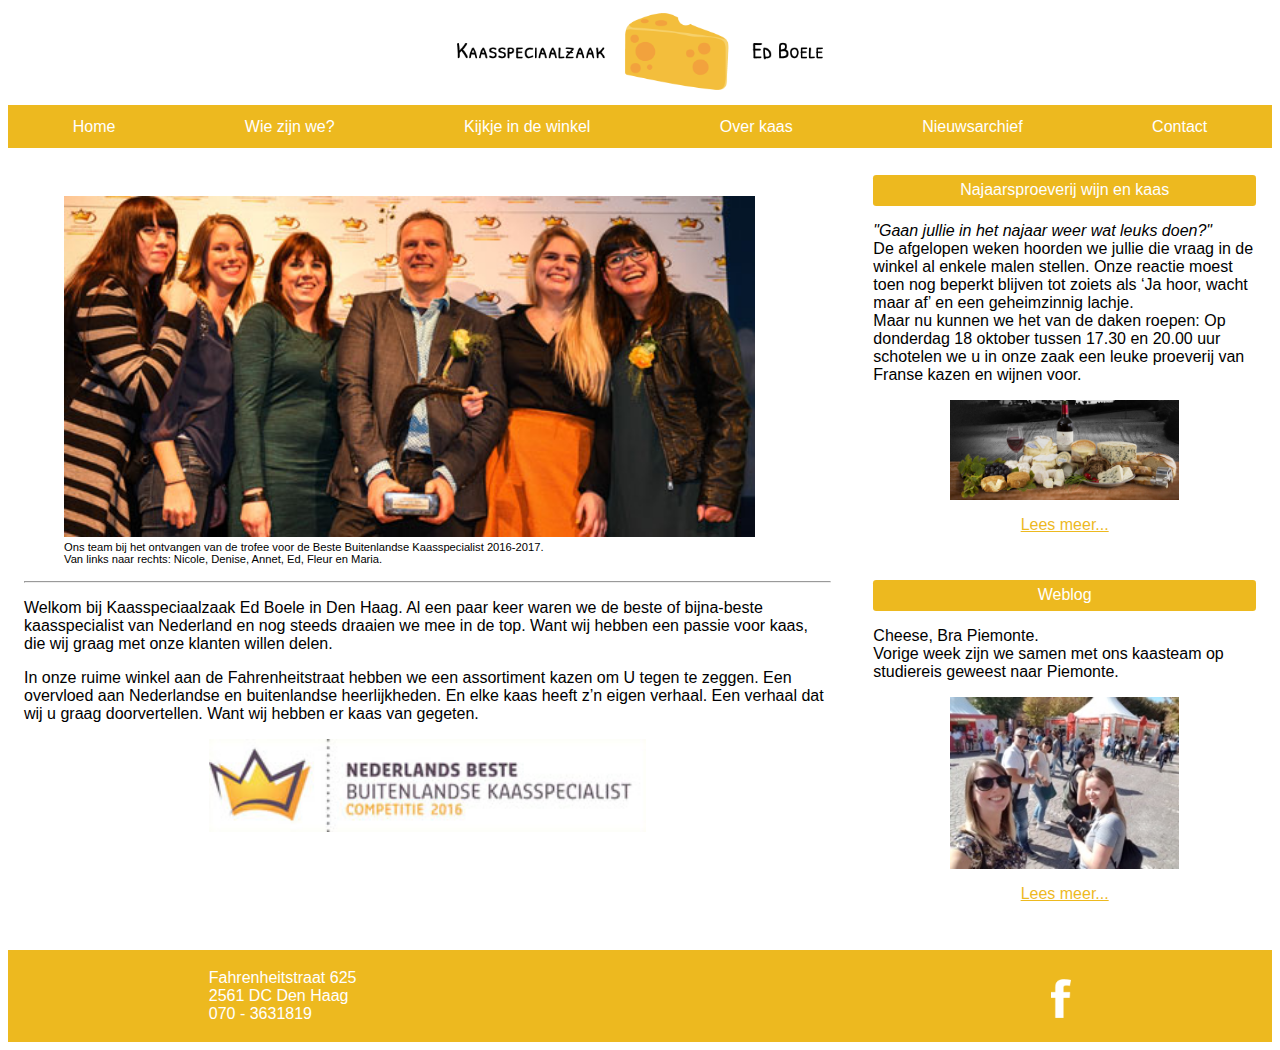
<file: kaasspeciaalzaak/index.html>
<!DOCTYPE html>
<html lang="nl">
	<head>
		<meta charset="UTF-8" />
		<title>Kaasspeciaalzaak Ed Boele</title>
		<meta name="viewport" content="width=device-width, initial-scale=1">
		<link href="https://fonts.googleapis.com/css?family=Asap+Condensed" rel="stylesheet" />
		<link type="text/css" href="styles/main.css" rel="stylesheet" />
		<link type="text/css" href="styles/layout.css" rel="stylesheet" />	
	</head>
	<body>
	  	<header class="grid-item header">
				<img src="images/logo.png" id="logo">
	  		<div class="menutoggle">
	  			<a href="#">&#9776;</a>
	  		</div>
	  	</header>
	    <nav id="menu" class="inactive">
	    	<ul>
	    		<li><a href="index.html">Home</a></li>
	    		<li><a href="#about">Wie zijn we?</a></li>
	    		<li><a href="#winkel">Kijkje in de winkel</a></li>
	    		<li><a href="#kaas">Over kaas</a></li>   		
	    		<li><a href="#archief">Nieuwsarchief</a></li>
	    		<li><a href="#contact">Contact</a></li> 
	    	</ul>
	    </nav>
	    <main class="grid-item main">
	    	<br />
	    	<figure>
	    		<img src="images/team.jpg" id="team">
	    		<figcaption>
	    			Ons team bij het ontvangen van de trofee voor de Beste Buitenlandse Kaasspecialist 2016-2017.
	    			<br />
					Van links naar rechts: Nicole, Denise, Annet, Ed, Fleur en Maria.
	    		</figcaption>
	    	</figure>
	    	<hr />
	    	<p>Welkom bij Kaasspeciaalzaak Ed Boele in Den Haag. Al een paar keer waren we de beste of bijna-beste kaasspecialist van Nederland en nog steeds draaien we mee in de top. Want wij hebben een passie voor kaas, die wij graag met onze klanten willen delen.</p>

			<p>In onze ruime winkel aan de Fahrenheitstraat hebben we een assortiment kazen om U tegen te zeggen. Een overvloed aan Nederlandse en buitenlandse heerlijkheden. En elke kaas heeft z’n eigen verhaal. Een verhaal dat wij u graag doorvertellen. Want wij hebben er kaas van gegeten.</p>
			<figure>
	    		<img src="images/bestekaas.jpg" id="bestekaas">
	    	</figure>
	    </main>
	    <aside class="grid-item ad1">
	    	<h2>Najaarsproeverij wijn en kaas</h2>
	    	<p id=""><i>"Gaan jullie in het najaar weer wat leuks doen?"</i> 
	    	<br />
	    	De afgelopen weken hoorden we jullie die vraag in de winkel al enkele malen stellen. Onze reactie moest toen nog beperkt blijven tot zoiets als ‘Ja hoor, wacht maar af’ en een geheimzinnig lachje.
	    	<br />
			Maar nu kunnen we het van de daken roepen: Op donderdag 18 oktober tussen 17.30 en 20.00 uur schotelen we u in onze zaak een leuke proeverij van Franse kazen en wijnen voor.</p>
			<img id="wijnkaas" src="images/wijnkaas.jpg" />
			<a id="leesmeer" href="http://www.kaasspeciaalzaak.nl/nieuws/2018/2018_10_18/"><p id="blogtext">Lees meer...</p></a>
	    </aside>
	    <aside class="grid-item ad2">
	    	<h2>Weblog</h2>
	    	<p id="blogtext">
	    	Cheese, Bra Piemonte.
	    	<br />
	    	Vorige week zijn we samen met ons kaasteam op studiereis geweest naar Piemonte.</p>
	    	<img id="studiereis" src="images/weblog.jpg" />
	    	<a id="leesmeer" href="http://kaasspeciaalzaak.blogspot.com/2017/09/cheese-bra-piemonte.html"><p id="blogtext">Lees meer...</p></a>
			<br />
	    </aside>
	    <footer class="grid-item foot">
	    	<p class="address">
	    		Fahrenheitstraat 625
	    		<br/>
	    		2561 DC Den Haag
	    		<br />
	    		070 - 3631819
	    	</p>
			<p class="social">
				<a href="https://www.facebook.com/De-KaasspeciaalzaakEd-Boele-1752550148310300">
				<img id="facebook" src="images/facebook.png"/>
				</a>
			</p>
	    </footer>

	  <script type="text/javascript" src="scripts/main.js"></script>
	</body>
</html>
</file>
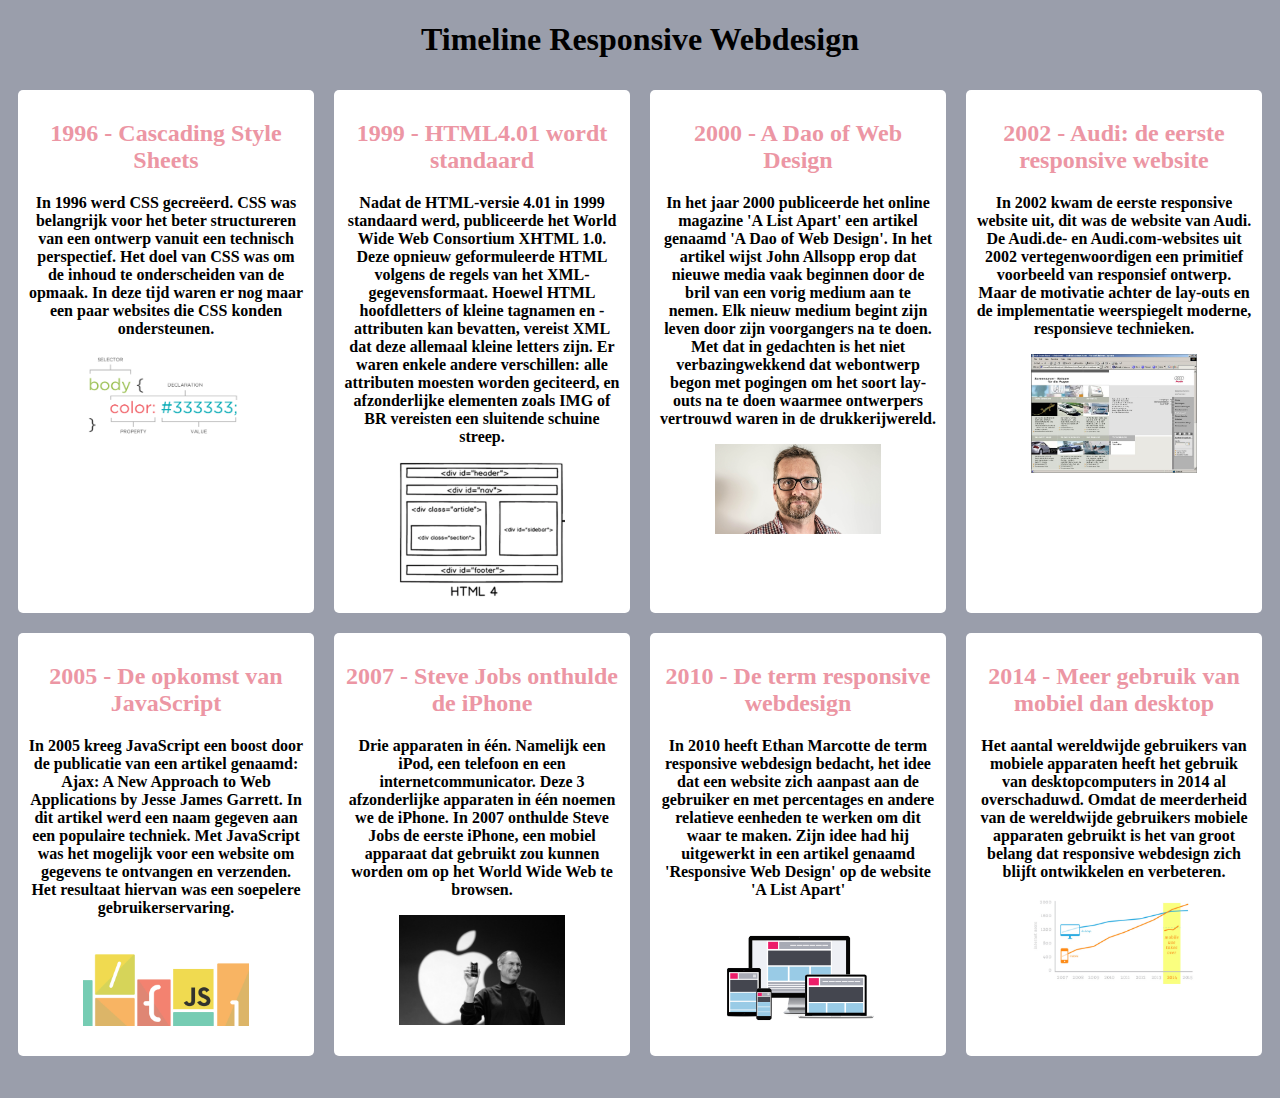
<file: tijdlijn/index.html>
<!DOCTYPE html>
<html>
	<head>
		<meta charset="utf-8"/>
		<title>Timeline</title>
		<link href="style.css" type="text/css" rel="stylesheet" />
	</head>
	<body>
  		<div class="title">
    		<h1>Timeline Responsive Webdesign</h1>
  		</div>
		<div class="wrapper flex">
		<div>
		  	<h2>1996 - Cascading Style Sheets</h2>
      		<p>
            In 1996 werd CSS gecreëerd. CSS was belangrijk voor het beter structureren van een ontwerp vanuit een technisch perspectief. Het doel van CSS was om de inhoud te onderscheiden van de opmaak. In deze tijd waren er nog maar een paar websites die CSS konden ondersteunen. 
            </p>
            <img src="img/css.png" alt="CSS">
        </div>
		<div>
		  	<h2>1999 - HTML4.01 wordt standaard</h2>
      		<p>
            Nadat de HTML-versie 4.01 in 1999 standaard werd, publiceerde het World Wide Web Consortium XHTML 1.0. Deze opnieuw geformuleerde HTML volgens de regels van het XML-gegevensformaat. Hoewel HTML hoofdletters of kleine tagnamen en -attributen kan bevatten, vereist XML dat deze allemaal kleine letters zijn. Er waren enkele andere verschillen: alle attributen moesten worden geciteerd, en afzonderlijke elementen zoals IMG of BR vereisten een sluitende schuine streep.
            </p>
            <img src="img/htmlll.png" alt="HTML4">
        </div>
        <div>
			<h2>2000 - A Dao of Web Design</h2>
			<p>
			In het jaar 2000 publiceerde het online magazine 'A List Apart' een artikel genaamd 'A Dao of Web Design'. In het artikel wijst John Allsopp erop dat nieuwe media vaak beginnen door de bril van een vorig medium aan te nemen. Elk nieuw medium begint zijn leven door zijn voorgangers na te doen. Met dat in gedachten is het niet verbazingwekkend dat webontwerp begon met pogingen om het soort lay-outs na te doen waarmee ontwerpers vertrouwd waren in de drukkerijwereld.
			</p>
			<img src="img/john.png" alt="John Allsopp">
		</div>
        <div>
			<h2>2002 - Audi: de eerste responsive website</h2>
			<p>
				In 2002 kwam de eerste responsive website uit, dit was de website van Audi.
				De Audi.de- en Audi.com-websites uit 2002 vertegenwoordigen een primitief voorbeeld van responsief ontwerp. Maar de motivatie achter de lay-outs en de implementatie weerspiegelt moderne, responsieve technieken.
			</p>
			<img src="img/audi2.jpg" alt="Responsive Website Audi">
		</div>
		<div>
		  	<h2>2005 - De opkomst van JavaScript</h2>
          	<p>
          	In 2005 kreeg JavaScript een boost door de publicatie van een artikel genaamd: Ajax: A New Approach to Web Applications by Jesse James Garrett.
          	In dit artikel werd een naam gegeven aan een populaire techniek. Met JavaScript was het mogelijk voor een website om gegevens te ontvangen en verzenden. Het resultaat hiervan was een soepelere gebruikerservaring.
          	</p>
          	<img src="img/js.jpg" alt="JavaScript">
		</div>
		<div>
		  	<h2>2007 - Steve Jobs onthulde de iPhone</h2>
          	<p>
          	Drie apparaten in één. Namelijk een iPod, een telefoon en een internetcommunicator. Deze 3 afzonderlijke apparaten in één noemen we de iPhone.
          	In 2007 onthulde Steve Jobs de eerste iPhone, een mobiel apparaat dat gebruikt zou kunnen worden om op het World Wide Web te browsen.
          	</p>
          	<img src="img/stevejobs.jpg" alt="Steve Jobs met de iPhone">
		</div>
		<div>
			<h2>2010 - De term responsive webdesign</h2>
     		<p>
     		In 2010 heeft Ethan Marcotte de term responsive webdesign bedacht, het idee dat een website zich aanpast aan de gebruiker en met percentages en andere relatieve eenheden te werken om dit waar te maken. Zijn idee had hij uitgewerkt in een artikel genaamd 'Responsive Web Design' op de website 'A List Apart'</p>
          	<img src="img/responsiveweb.png" alt="Responsive Web Design">
		</div>
		<div>
			<h2>2014 - Meer gebruik van mobiel dan desktop</h2>
      		<p>
            Het aantal wereldwijde gebruikers van mobiele apparaten heeft het gebruik van desktopcomputers in 2014 al overschaduwd. Omdat de meerderheid van de wereldwijde gebruikers mobiele apparaten gebruikt is het van groot belang dat responsive webdesign zich blijft ontwikkelen en verbeteren.
          	</p>
          	<img src="img/2014.png" alt="In 2014 zijn er meer mobiele gebruikers dan desktop gebruikers">
		</div>
	</body>
</html>
</file>
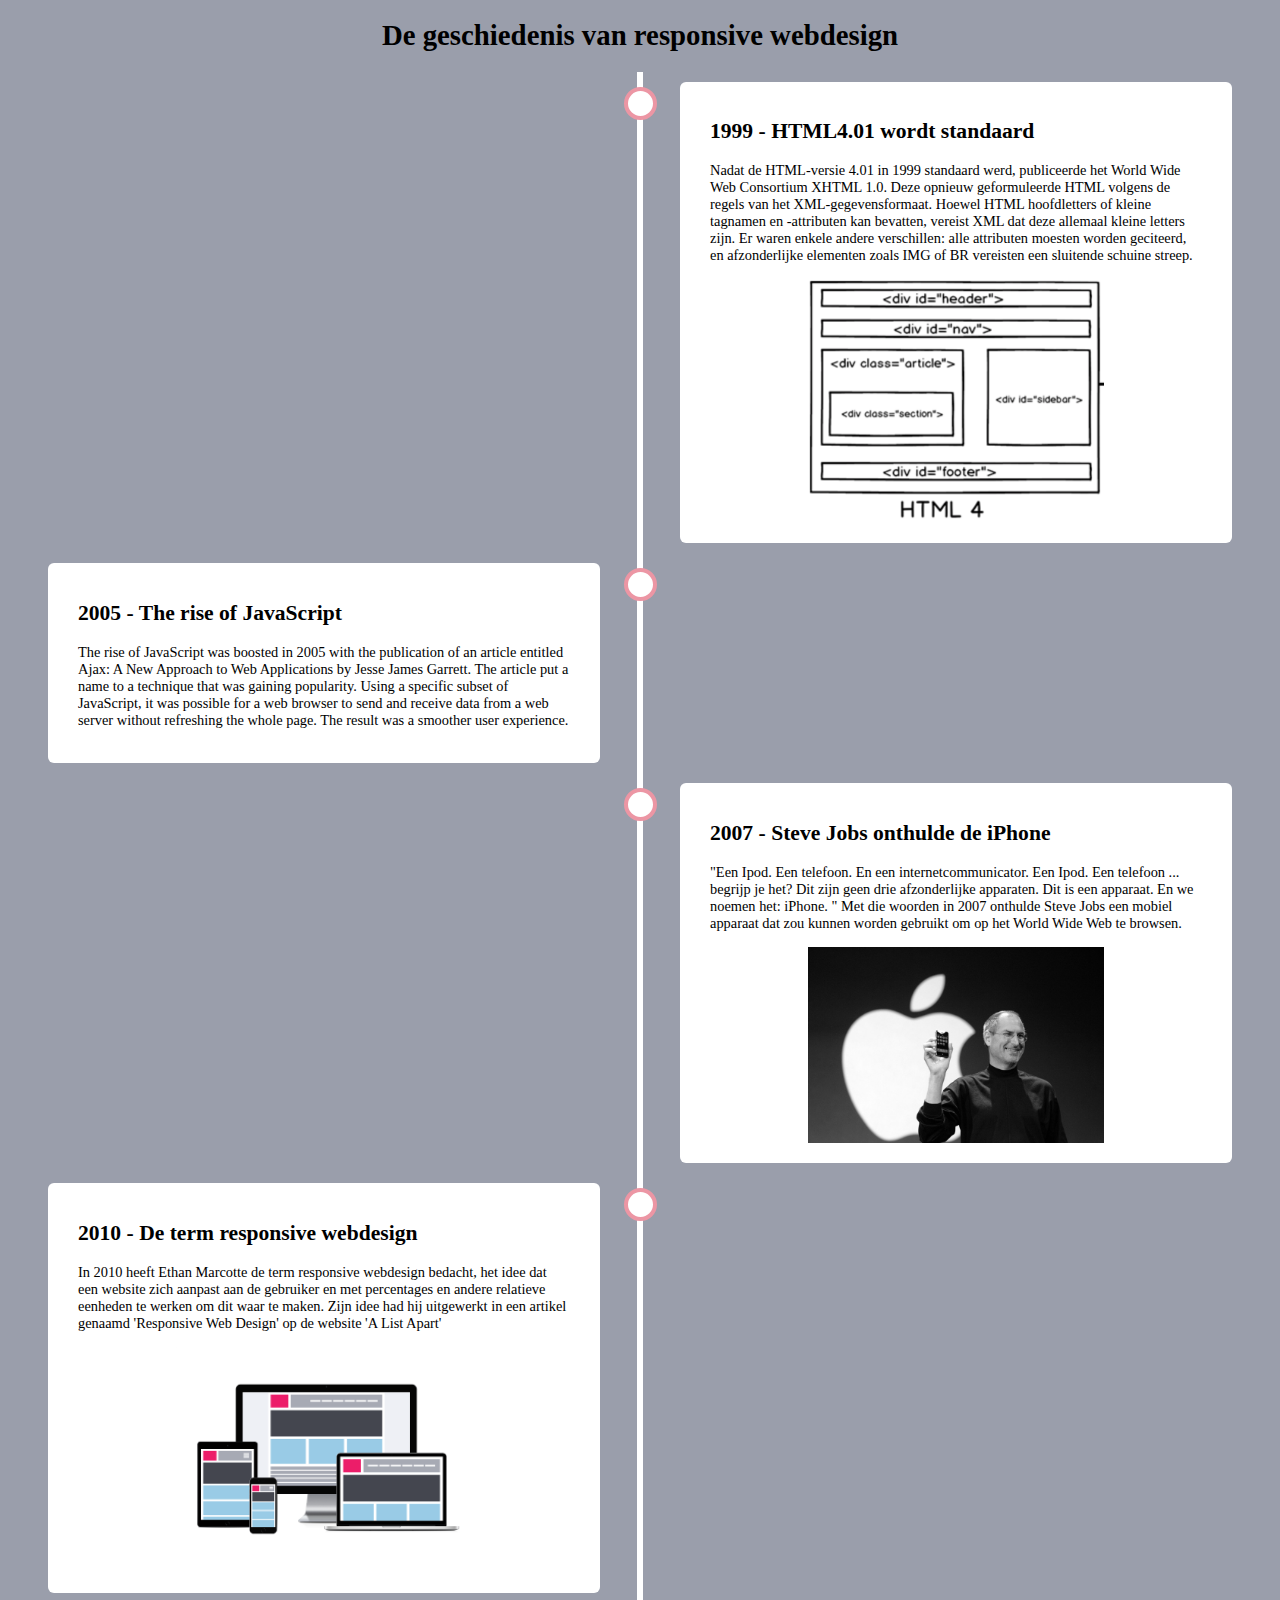
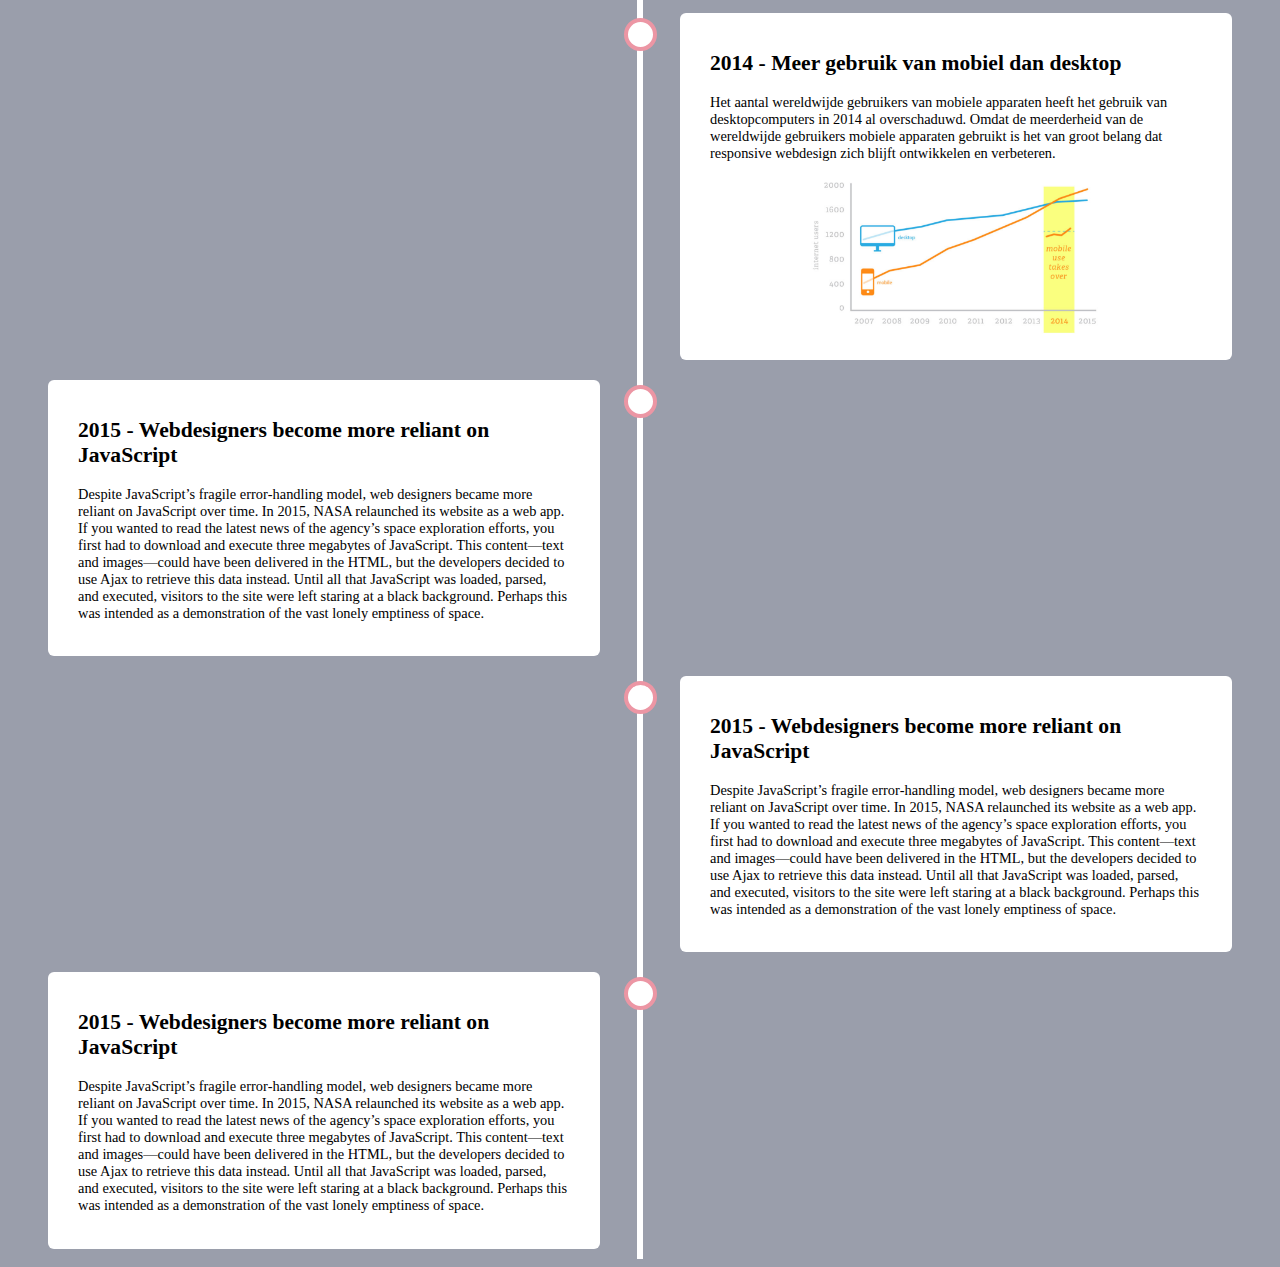
<file: timeline/timeline.html>
<!DOCTYPE html>
<html>
	<head>
		<meta charset="utf-8"/>
		<title>Timeline</title>
		<link href="style.css" type="text/css" rel="stylesheet" />
	</head>
	<body>
  <div class="title">
    <h1>De geschiedenis van responsive webdesign</h1>
  </div>
	<div class="timeline">
  		<div class="container right">
   			<div class="content">
      			<h2>1999 - HTML4.01 wordt standaard</h2>
      			<p>
            Nadat de HTML-versie 4.01 in 1999 standaard werd, publiceerde het World Wide Web Consortium XHTML 1.0. Deze opnieuw geformuleerde HTML volgens de regels van het XML-gegevensformaat. Hoewel HTML hoofdletters of kleine tagnamen en -attributen kan bevatten, vereist XML dat deze allemaal kleine letters zijn. Er waren enkele andere verschillen: alle attributen moesten worden geciteerd, en afzonderlijke elementen zoals IMG of BR vereisten een sluitende schuine streep.
            </p>
            <img src="htmlll.png" alt="Logo HTML4">
    		</div>
 		</div>
 		<div class="container left">
   		 <div class="content">
          <h2>2005 - The rise of JavaScript</h2>
          <p>
          The rise of JavaScript was boosted in 2005 with the publication of an article entitled Ajax: A New Approach to Web Applications by Jesse James Garrett. The article put a name to a technique that was gaining popularity. Using a specific subset of JavaScript, it was possible for a web browser to send and receive data from a web server without refreshing the whole page. The result was a smoother user experience.
          </p>
        </div>
 			</div>
  		<div class="container right">
   			<div class="content">
          <h2>2007 - Steve Jobs onthulde de iPhone</h2>
          <p>
          "Een Ipod. Een telefoon. En een internetcommunicator. Een Ipod. Een telefoon ... begrijp je het? Dit zijn geen drie afzonderlijke apparaten. Dit is een apparaat. En we noemen het: iPhone. "

          Met die woorden in 2007 onthulde Steve Jobs een mobiel apparaat dat zou kunnen worden gebruikt om op het World Wide Web te browsen.
          </p>
          <img src="stevejobs.jpg" alt="Steve Jobs met de iPhone">
        </div>
 		</div>
 		<div class="container left">
   		 	<div class="content">
      		<h2>2010 - De term responsive webdesign</h2>
     			<p>In 2010 heeft Ethan Marcotte de term responsive webdesign bedacht, het idee dat een website zich aanpast aan de gebruiker en met percentages en andere relatieve eenheden te werken om dit waar te maken. Zijn idee had hij uitgewerkt in een artikel genaamd 'Responsive Web Design' op de website 'A List Apart'</p>
          <img src="responsiveweb.png" alt="Responsive Web Design">
   		 		</div>
 			</div>
  		<div class="container right">
   			<div class="content">
      			<h2>2014 - Meer gebruik van mobiel dan desktop</h2>
      			<p>
            Het aantal wereldwijde gebruikers van mobiele apparaten heeft het gebruik van desktopcomputers in 2014 al overschaduwd. Omdat de meerderheid van de wereldwijde gebruikers mobiele apparaten gebruikt is het van groot belang dat responsive webdesign zich blijft ontwikkelen en verbeteren.
          </p>
          <img src="2014.png" alt="In 2014 zijn er meer mobiele gebruikers dan desktop gebruikers">
    		</div>
 		</div>
    <div class="container left">
        <div class="content">
            <h2>2015 - Webdesigners become more reliant on JavaScript</h2>
            <p>Despite JavaScript’s fragile error‐handling model, web designers became more reliant on JavaScript over time. In 2015, NASA relaunched its website as a web app. If you wanted to read the latest news of the agency’s space exploration efforts, you first had to download and execute three megabytes of JavaScript. This content—text and images—could have been delivered in the HTML, but the developers decided to use Ajax to retrieve this data instead. Until all that JavaScript was loaded, parsed, and executed, visitors to the site were left staring at a black background. Perhaps this was intended as a demonstration of the vast lonely emptiness of space.</p>
        </div>
    </div>
    <div class="container right">
        <div class="content">
            <h2>2015 - Webdesigners become more reliant on JavaScript</h2>
            <p>Despite JavaScript’s fragile error‐handling model, web designers became more reliant on JavaScript over time. In 2015, NASA relaunched its website as a web app. If you wanted to read the latest news of the agency’s space exploration efforts, you first had to download and execute three megabytes of JavaScript. This content—text and images—could have been delivered in the HTML, but the developers decided to use Ajax to retrieve this data instead. Until all that JavaScript was loaded, parsed, and executed, visitors to the site were left staring at a black background. Perhaps this was intended as a demonstration of the vast lonely emptiness of space.</p>
        </div>
    </div>
    <div class="container left">
        <div class="content">
            <h2>2015 - Webdesigners become more reliant on JavaScript</h2>
            <p>Despite JavaScript’s fragile error‐handling model, web designers became more reliant on JavaScript over time. In 2015, NASA relaunched its website as a web app. If you wanted to read the latest news of the agency’s space exploration efforts, you first had to download and execute three megabytes of JavaScript. This content—text and images—could have been delivered in the HTML, but the developers decided to use Ajax to retrieve this data instead. Until all that JavaScript was loaded, parsed, and executed, visitors to the site were left staring at a black background. Perhaps this was intended as a demonstration of the vast lonely emptiness of space.</p>
        </div>
    </div>
	</div>
</body>
</html>
</file>
<file: kaasspeciaalzaak/styles/main.css>
html {
	box-sizing: border-box;
}

*, 
*:before,
*:after{
	box-sizing: inherit;
}

body{
	/*background-color: #000D1A;*/
  background-color: white;
	color: #FFFFFF;
  font-family: avenir, sans-serif;
}

h1 {
  text-align: center;
  background-color: rgba(50, 50, 50, 0.5);
  font-family: avenir, sans-serif;
  text-shadow: 1px 1px 1px #000;
}

h2 {
  font-size: 1em;
  font-weight: normal;
  background-color: #EDB91F;
  padding: 0.4em;
  border-radius: 0.2em;
  font-family: avenir, sans-serif;
  text-align: center;
  color: white;
  /*'Asap Condensed'*/
}

#blogtext{
  font-size: 1em;
}

h3 {
  font-size: 1em; 
  text-align: center;
}

.header, .main, .ad1, .ad2, .foot{
  padding: 0.2em 1em;
}

.header {
    background-color: #FFF;
    color: black;
}
#menu {
    background-color: #EDB91F;
}
.main {
    background-color: #FFF;
    color: black;
}
.ad1 {
    background-color: white;
    color: black;
}
.ad2 {
    background-color: white;
    color: black;
}
.foot {
    background-color: #EDB91F;
    color: white;
}

.address {
    float: left;
    margin-left: 5%;
}

.social { 
    float: right;
    margin-right: 5%;
}

img {
  width: 100%;
  margin: 0;
}

footer {

}

figcaption{
  font-size: 0.7em;
}

@media only screen and (min-width: 601px){
  q {
    width: 6em;
    float: right;
    font-size: 1.4em;
    padding: 0.5em;
    border-top: 1px solid black;
    border-bottom: 1px solid black;
  }
}
</file>
<file: kaasspeciaalzaak/styles/layout.css>
body{
  display: grid;
  grid-template-columns: 1fr 1fr;

  grid-template-areas: 
        "title title"
        "menu  menu"
        "main  main"
        "main  main"
        "ad1   ad1"
        "ad2   ad2"
        "foot  foot "; 
}

.header{
  grid-area: title;
} 

.main{
  grid-area: main;
}

#menu {
  grid-area: menu;
}

.ad1 {
  grid-area: ad1;
}
.ad2 {
  grid-area: ad2;
}

.foot {
  grid-area: foot;
}

header {
  display: flex;
  flex-flow: row;
  align-items: center;
}

.menutoggle {
  margin-left: auto;
}

/*Hiermee maken we het hamburgermenu groter en 
zorgen we dat er geen lijntje onder staat*/

.menutoggle a{
  font-size: 2em;
  color: #EDB91F;
  text-decoration: none;
}

.active {
  /*display: initial;*/
  max-height: 400px;
  transition: max-height 0.8s;
}

.inactive {
  /*display: none;*/
  max-height: 0px;
  transition: max-height 0.8s;
}

/*
  Nav styles
*/

#team{
  width: 95%;
}

#logo{
  width: 40%;
}

#bestekaas{
  width: 60%;
  display: block;
  margin-left: auto;
  margin-right: auto;
}

#studiereis{
  width: 60%;
  display: block;
  margin-left: auto;
  margin-right: auto;
}

#wijnkaas{
  width: 60%;
  display: block;
  margin-left: auto;
  margin-right: auto;
}

#leesmeer{
  color: #EDB91F;
  text-align: center;
}

#facebook{
  width: 20px;
  margin-top: 10px;
}

iframe{
  width: 80%;
  display: block;
  margin-left: auto;
  margin-right: auto;
}

nav {
  padding: 0;
  margin: 0;
}

nav ul {
  display: flex;
  flex-flow: column;
  width: 100%;
  padding: 0;
  margin: 0;
}

nav ul li {
  display: flex;
  padding: 0.4em;
  margin: 0.4em;
  list-style: none;
  justify-content: center;
  border-radius: 0.4em;
  /*background-color: rgba(255, 255, 255, 0.2);*/
}

nav ul li:hover {
  background-color: rgba(50, 50, 50, 0.5);
}

nav > ul > li > a {
  color: #FFF;
  text-decoration: none;
}

@media only screen and (min-width: 550px){
body{
  display: grid;
  grid-template-columns: 1fr 1fr;

  grid-template-areas: 
        "title title"
        "menu  menu"
        "main  main"
        "main  main"
        "ad1   ad2"
        "foot  foot "; 
}

.header{
  grid-area: title;
} 

.main{
  grid-area: main;
}

#menu {
  grid-area: menu;
}

.ad1 {
  grid-area: ad1;
}
.ad2 {
  grid-area: ad2;
}

.foot {
  grid-area: foot;
}

header {
  display: flex;
  flex-flow: row;
  align-items: center;
}

.menutoggle {
  margin-left: auto;
}

/*Hiermee maken we het hamburgermenu groter en 
zorgen we dat er geen lijntje onder staat*/

.menutoggle a{
  font-size: 2em;
  color: #EDB91F;
  text-decoration: none;
}

.active {
  /*display: initial;*/
  max-height: 400px;
  transition: max-height 0.8s;
}

.inactive {
  /*display: none;*/
  max-height: 0px;
  transition: max-height 0.8s;
}

/*
  Nav styles
*/

#team{
  width: 95%;
}

#logo{
  width: 40%;
}

#bestekaas{
  width: 60%;
  display: block;
  margin-left: auto;
  margin-right: auto;
}

#studiereis{
  width: 60%;
  display: block;
  margin-left: auto;
  margin-right: auto;
}

#wijnkaas{
  width: 60%;
  display: block;
  margin-left: auto;
  margin-right: auto;
}

#leesmeer{
  color: #EDB91F;
  text-align: center;
}

iframe{
  width: 80%;
  display: block;
  margin-left: auto;
  margin-right: auto;
}

nav {
  padding: 0;
  margin: 0;
}

nav ul {
  display: flex;
  flex-flow: column;
  width: 100%;
  padding: 0;
  margin: 0;
}

nav ul li {
  display: flex;
  padding: 0.4em;
  margin: 0.4em;
  list-style: none;
  justify-content: center;
  border-radius: 0.4em;
  /*background-color: rgba(255, 255, 255, 0.2);*/
}

nav ul li:hover {
  background-color: rgba(50, 50, 50, 0.5);
}

nav > ul > li > a {
  color: #FFF;
  text-decoration: none;
}

.address {
    float: left;
    margin-left: 15%;
}

.social { 
    float: right;
    margin-right: 15%;
}

}

@media only screen and (min-width: 850px){
  body{
    display: grid;
    grid-template-columns: 1fr 1fr 1fr ;
    grid-gap: 10px;
    grid-template-areas: 
          "title title title"
          "menu  menu  menu"
          "main  main  ad1"
          "main  main  ad2"
          "foot  foot  foot"; 
  }
  /*nav ul li {
    padding: 0.5em;
  }*/
  nav ul {
    display: flex;
    flex-flow: row wrap;
    width: 100%;
    padding: 0;
    margin: 0;
  }

  nav ul li {
  flex-grow: 1;
  }

  .menutoggle{
    display: none;
  }

  .active, .inactive {
    /*display: initial;*/
    max-height: initial;
  }

  #logo{
  width: 30%;
  display: block;
  margin-left: auto;
  margin-right: auto;
  }

}
</file>
<file: tijdlijn/style.css>
body{
	background-color: #9A9EAB;
	font-family: Comfortaa;
	text-align: center;
}

* { 
	box-sizing: border-box; 
}

.wrapper {
	border-radius: 5px;
	margin-bottom: 2em;
}

.wrapper > div {
	background-color: white;
	border-radius: 5px;
	padding: 10px;
	font-weight: bold;
}

.flex {
   display: flex;
   flex-wrap: wrap;
}

.flex > * {
	flex: 1 1 250px;
	margin: 10px;
}

img{
	width: 60%;
}

h2{
	color: #EC96A4;
}

@media screen and (max-width: 440px;){

}
</file>
<file: timeline/style.css>
* {
  box-sizing: border-box;
}

/* Set a background color */
body {
  background-color: #9A9EAB;
  font-family: Comfortaa;
  font-size: 90%;
}

/* The actual timeline (the vertical ruler) */
.timeline {
  position: relative;
  max-width: 2000px;
  margin: 0 auto;
}

/* The actual timeline (the vertical ruler) */
.timeline::after {
  content: '';
  position: absolute;
  width: 6px;
  background-color: white;
  top: 0;
  bottom: 0;
  left: 50%;
  margin-left: -3px;
}

/* Container around content */
.container {
  padding: 10px 40px;
  position: relative;
  background-color: inherit;
  width: 50%;
}

/* The circles on the timeline */
.container::after {
  content: '';
  position: absolute;
  width: 25px;
  height: 25px;
  right: -17px;
  background-color: white;
  border: 4px solid #EC96A4;
  top: 15px;
  border-radius: 50%;
  z-index: 1;
}

/* Place the container to the left */
.left {
  left: 0;
}

/* Place the container to the right */
.right {
  left: 50%;
}

/* Fix the circle for containers on the right side */
.right::after {
  left: -16px;
}

/* The actual content */
.content {
  padding: 20px 30px;
  background-color: white;
  position: relative;
  border-radius: 6px;
}

/* Media queries - Responsive timeline on screens less than 600px wide */
@media screen and (max-width: 414px) {
/* Place the timelime to the left */
  .timeline::after {
    left: 31px;
  }

/* Full-width containers */
  .container {
    width: 100%;
    padding-left: 70px;
    padding-right: 25px;
  }

/* Make sure all circles are at the same spot */
  .left::after, .right::after {
    left: 15px;
  }

/* Make all right containers behave like the left ones */
  .right {
    left: 0%;
  }
}

img{
  width: 60%;
  display: block;
  margin-left: auto;
  margin-right: auto;
}

#html4{
  width: 30%;
}

h1{
  text-align: center;
}
</file>
